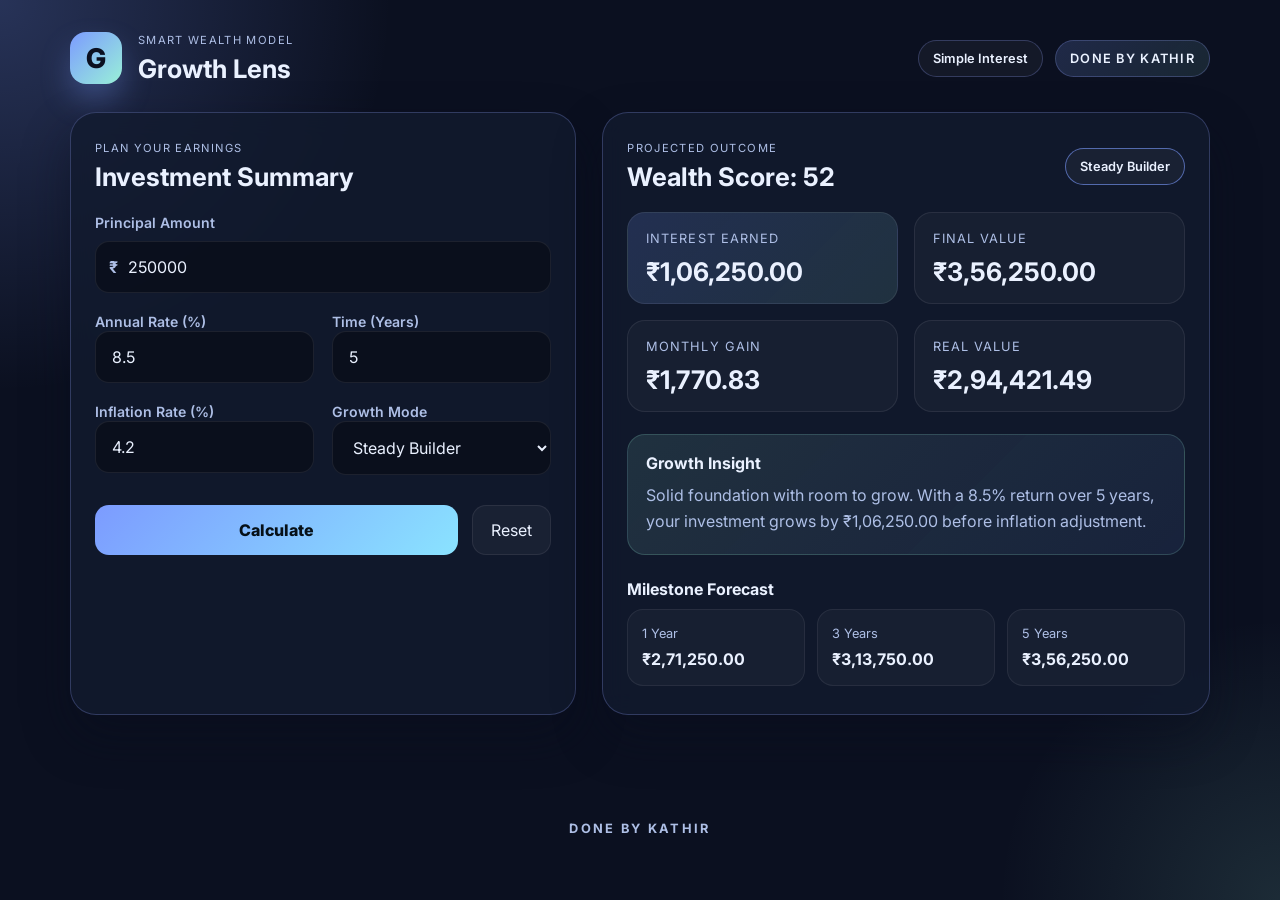
<file: index.html>
<!DOCTYPE html>
<html lang="en">
  <head>
    <meta charset="UTF-8" />
    <meta name="viewport" content="width=device-width, initial-scale=1.0" />
    <title>Growth Lens | Simple Interest Calculator</title>
    <link rel="preconnect" href="https://fonts.googleapis.com" />
    <link rel="preconnect" href="https://fonts.gstatic.com" crossorigin />
    <link href="https://fonts.googleapis.com/css2?family=Inter:wght@400;500;600;700;800&display=swap" rel="stylesheet" />
    <link rel="stylesheet" href="styles.css" />
  </head>
  <body>
    <div class="page-shell">
      <header class="topbar">
        <div class="brand-wrap">
          <div class="brand-mark">G</div>
          <div>
            <p class="eyebrow">Smart Wealth Model</p>
            <h1>Growth Lens</h1>
          </div>
        </div>
        <div class="top-badge-wrap">
          <div class="badge">Simple Interest</div>
          <div class="signature">DONE BY KATHIR</div>
        </div>
      </header>

      <main class="dashboard">
        <section class="panel input-panel">
          <div class="section-head">
            <p class="eyebrow">Plan your earnings</p>
            <h2>Investment Summary</h2>
          </div>

          <form id="interest-form">
            <div class="field-row">
              <label for="principal">Principal Amount</label>
              <div class="input-block">
                <span class="currency">₹</span>
                <input id="principal" name="principal" type="number" min="0" step="0.01" value="250000" required />
              </div>
            </div>

            <div class="field-row two-col">
              <div>
                <label for="rate">Annual Rate (%)</label>
                <input id="rate" name="rate" type="number" min="0" step="0.01" value="8.5" required />
              </div>
              <div>
                <label for="time">Time (Years)</label>
                <input id="time" name="time" type="number" min="0" step="0.1" value="5" required />
              </div>
            </div>

            <div class="field-row two-col">
              <div>
                <label for="inflation">Inflation Rate (%)</label>
                <input id="inflation" name="inflation" type="number" min="0" step="0.1" value="4.2" />
              </div>
              <div>
                <label for="plan">Growth Mode</label>
                <select id="plan" name="plan">
                  <option value="steady">Steady Builder</option>
                  <option value="aggressive">Growth Booster</option>
                  <option value="balanced">Balanced Path</option>
                </select>
              </div>
            </div>

            <div class="actions">
              <button type="submit" class="primary-btn">Calculate</button>
              <button type="button" class="secondary-btn" id="reset-btn">Reset</button>
            </div>
          </form>
        </section>

        <section class="panel results-panel">
          <div class="result-hero">
            <div>
              <p class="eyebrow">Projected outcome</p>
              <h2 id="wealth-score">Wealth Score: 0</h2>
            </div>
            <span id="plan-tag" class="plan-tag">Steady Builder</span>
          </div>

          <div class="stats-grid">
            <article class="stat-card accent">
              <span class="label">Interest Earned</span>
              <strong id="interest-earned">₹0.00</strong>
            </article>
            <article class="stat-card">
              <span class="label">Final Value</span>
              <strong id="final-amount">₹0.00</strong>
            </article>
            <article class="stat-card">
              <span class="label">Monthly Gain</span>
              <strong id="monthly-gain">₹0.00</strong>
            </article>
            <article class="stat-card">
              <span class="label">Real Value</span>
              <strong id="real-value">₹0.00</strong>
            </article>
          </div>

          <div class="insight-box">
            <h3>Growth Insight</h3>
            <p id="insight-text">Enter your values to generate a fresh growth forecast.</p>
          </div>

          <div class="milestones">
            <h3>Milestone Forecast</h3>
            <div class="milestone-grid">
              <div class="milestone-item">
                <span>1 Year</span>
                <strong id="year-1">₹0.00</strong>
              </div>
              <div class="milestone-item">
                <span>3 Years</span>
                <strong id="year-3">₹0.00</strong>
              </div>
              <div class="milestone-item">
                <span>5 Years</span>
                <strong id="year-5">₹0.00</strong>
              </div>
            </div>
          </div>
        </section>
      </main>
    </div>

    <footer class="footer-signature">DONE BY KATHIR</footer>

    <script src="script.js"></script>
  </body>
</html>
</file>
<file: styles.css>
:root {
  --bg: #0b1020;
  --bg-2: #121b2f;
  --panel: rgba(18, 27, 47, 0.8);
  --panel-border: rgba(149, 165, 255, 0.25);
  --text: #eaf1ff;
  --muted: #aebfe6;
  --primary: #7c9bff;
  --primary-strong: #99f0d8;
  --success: #6ee7b7;
  --warning: #ffd580;
  --shadow: rgba(9, 14, 28, 0.45);
}

* {
  box-sizing: border-box;
}

body {
  margin: 0;
  min-height: 100vh;
  font-family: "Inter", sans-serif;
  background:
    radial-gradient(circle at top left, rgba(124, 155, 255, 0.25), transparent 25%),
    radial-gradient(circle at bottom right, rgba(153, 240, 216, 0.12), transparent 18%),
    var(--bg);
  color: var(--text);
}

.page-shell {
  max-width: 1180px;
  margin: 0 auto;
  padding: 32px 20px 64px;
}

.topbar {
  display: flex;
  justify-content: space-between;
  align-items: center;
  margin-bottom: 28px;
  gap: 20px;
}

.top-badge-wrap {
  display: flex;
  align-items: center;
  gap: 12px;
  flex-wrap: wrap;
  justify-content: flex-end;
}

.brand-wrap {
  display: flex;
  align-items: center;
  gap: 16px;
}

.brand-mark {
  width: 52px;
  height: 52px;
  display: grid;
  place-items: center;
  border-radius: 16px;
  background: linear-gradient(135deg, var(--primary), var(--primary-strong));
  color: var(--bg);
  font-size: 1.7rem;
  font-weight: 800;
  box-shadow: 0 16px 30px rgba(124, 155, 255, 0.3);
}

.eyebrow {
  margin: 0 0 6px;
  font-size: 0.7rem;
  letter-spacing: 0.12em;
  text-transform: uppercase;
  color: var(--muted);
}

h1, h2, h3, p {
  margin: 0;
}

h1 {
  font-size: clamp(1.6rem, 2vw, 2.4rem);
}

.badge,
.plan-tag,
.signature {
  border: 1px solid var(--panel-border);
  background: rgba(255, 255, 255, 0.04);
  color: var(--text);
  border-radius: 999px;
  padding: 10px 14px;
  font-size: 0.8rem;
  font-weight: 600;
}

.signature {
  background: linear-gradient(135deg, rgba(124, 155, 255, 0.18), rgba(153, 240, 216, 0.1));
  letter-spacing: 0.1em;
}

.dashboard {
  display: grid;
  grid-template-columns: 1fr 1.2fr;
  gap: 26px;
}

.panel {
  background: var(--panel);
  border: 1px solid var(--panel-border);
  border-radius: 26px;
  box-shadow: 0 22px 48px var(--shadow);
  backdrop-filter: blur(12px);
}

.input-panel {
  padding: 28px 24px;
}

.section-head {
  margin-bottom: 22px;
}

.section-head h2,
.result-hero h2 {
  font-size: clamp(1.5rem, 2vw, 2rem);
}

#interest-form {
  display: flex;
  flex-direction: column;
  gap: 18px;
}

.field-row {
  display: flex;
  flex-direction: column;
  gap: 10px;
}

.field-row.two-col {
  display: grid;
  grid-template-columns: repeat(2, minmax(0, 1fr));
  gap: 18px;
}

label {
  color: var(--muted);
  font-size: 0.88rem;
  font-weight: 600;
}

input,
select,
button {
  font: inherit;
}

input,
select {
  width: 100%;
  border: 1px solid rgba(255, 255, 255, 0.08);
  background: rgba(10, 15, 28, 0.9);
  color: var(--text);
  border-radius: 14px;
  padding: 15px 16px;
  font-size: 1rem;
  transition: border-color 0.2s ease, box-shadow 0.2s ease;
}

input:focus,
select:focus {
  outline: none;
  border-color: rgba(124, 155, 255, 0.8);
  box-shadow: 0 0 0 3px rgba(124, 155, 255, 0.18);
}

.input-block {
  position: relative;
}

.currency {
  position: absolute;
  left: 14px;
  top: 50%;
  transform: translateY(-50%);
  color: var(--muted);
  font-weight: 700;
}

.input-block input {
  padding-left: 32px;
}

.actions {
  display: flex;
  gap: 14px;
  margin-top: 12px;
}

button {
  border: none;
  border-radius: 14px;
  cursor: pointer;
  transition: transform 0.2s ease, opacity 0.2s ease;
}

button:hover {
  transform: translateY(-1px);
}

.primary-btn {
  flex: 1;
  background: linear-gradient(135deg, var(--primary), #8ae3ff);
  color: #061018;
  font-weight: 800;
  padding: 14px 18px;
}

.secondary-btn {
  background: rgba(255, 255, 255, 0.04);
  color: var(--text);
  padding: 14px 18px;
  border: 1px solid rgba(255, 255, 255, 0.08);
}

.results-panel {
  padding: 28px 24px;
}

.result-hero {
  display: flex;
  justify-content: space-between;
  align-items: center;
  gap: 20px;
  margin-bottom: 20px;
}

.stats-grid {
  display: grid;
  grid-template-columns: repeat(2, minmax(0, 1fr));
  gap: 16px;
  margin-bottom: 22px;
}

.stat-card {
  background: rgba(255, 255, 255, 0.03);
  border: 1px solid rgba(255, 255, 255, 0.08);
  border-radius: 18px;
  padding: 18px 18px 16px;
  display: flex;
  flex-direction: column;
  gap: 10px;
}

.stat-card.accent {
  background: linear-gradient(135deg, rgba(124, 155, 255, 0.18), rgba(153, 240, 216, 0.12));
}

.label {
  font-size: 0.8rem;
  color: var(--muted);
  text-transform: uppercase;
  letter-spacing: 0.08em;
}

.stat-card strong {
  font-size: clamp(1.2rem, 2vw, 1.9rem);
}

.insight-box {
  margin-bottom: 24px;
  padding: 18px 18px 20px;
  border-radius: 18px;
  background: linear-gradient(135deg, rgba(153, 240, 216, 0.12), rgba(124, 155, 255, 0.08));
  border: 1px solid rgba(153, 240, 216, 0.18);
}

.insight-box h3,
.milestones h3 {
  margin-bottom: 10px;
  font-size: 1rem;
}

.insight-box p {
  color: var(--muted);
  line-height: 1.6;
}

.milestone-grid {
  display: grid;
  grid-template-columns: repeat(3, minmax(0, 1fr));
  gap: 12px;
}

.milestone-item {
  padding: 16px 14px;
  border-radius: 16px;
  background: rgba(255, 255, 255, 0.03);
  border: 1px solid rgba(255, 255, 255, 0.07);
  display: flex;
  flex-direction: column;
  gap: 8px;
}

.milestone-item span {
  color: var(--muted);
  font-size: 0.8rem;
}

.footer-signature {
  text-align: center;
  margin-top: 26px;
  padding: 16px 18px 8px;
  color: var(--muted);
  letter-spacing: 0.18em;
  font-size: 0.8rem;
  font-weight: 700;
}

@media (max-width: 860px) {
  .dashboard {
    grid-template-columns: 1fr;
  }
}

@media (max-width: 540px) {
  .topbar,
  .result-hero,
  .actions,
  .field-row.two-col,
  .milestone-grid,
  .stats-grid {
    grid-template-columns: 1fr;
    flex-direction: column;
  }

  .topbar,
  .result-hero {
    align-items: flex-start;
  }

  .page-shell {
    padding-top: 18px;
  }
}
</file>
